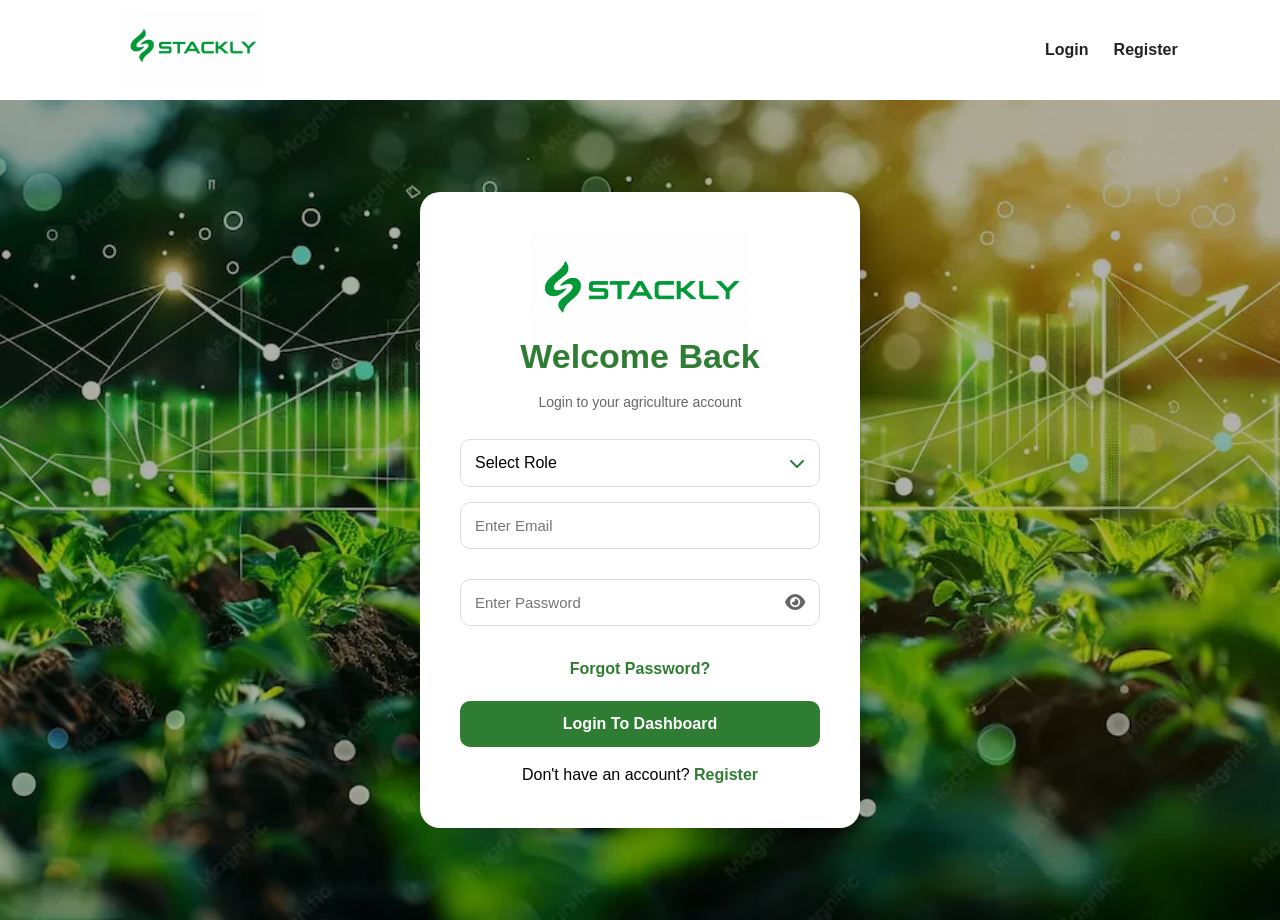
<file: index.html>
<!DOCTYPE html>
<html lang="en">
<head>
<meta charset="UTF-8">
<meta name="viewport" content="width=device-width, initial-scale=1.0">
<title>Agriculture Login</title>

<link rel="stylesheet" href="https://cdnjs.cloudflare.com/ajax/libs/font-awesome/6.5.1/css/all.min.css">
<link rel="stylesheet" href="style.css">
</head>

<body>

<header>
    <nav class="navbar">

        <div class="logo">
            <img src="images/green-logo.webp" alt="Logo">
        </div>

        <ul class="nav-links" id="navLinks">
            <li><a href="index.html">Login</a></li>
            <li><a href="signup.html">Register</a></li>
        </ul>

        <div class="menu-toggle" onclick="toggleNav()">☰</div>

    </nav>
</header>

<div class="auth-container">

    <div class="auth-card">

     <div class="login-header">

    <img src="images/green-logo.webp" alt="Logo">

    <h2>Welcome Back</h2>

    <p>Login to your agriculture account</p>

</div>

<div class="custom-select">

    <div class="select-box" onclick="toggleRoleDropdown()">
        <span id="selectedRole">Select Role</span>
        <i class="fa-solid fa-chevron-down"></i>
    </div>

    <div class="select-options" id="roleOptions">

        <div onclick="selectRole('farmer')">
            Farmer
        </div>

        <div onclick="selectRole('admin')">
            Admin
        </div>

    </div>

</div>

<input type="hidden" id="loginRole">






        <p id="roleError" class="error-msg"></p>

        <input
            type="email"
            id="email"
            placeholder="Enter Email"
        >

        <p id="emailError" class="error-msg"></p>

        <div class="password-box">

            <input
                type="password"
                id="password"
                placeholder="Enter Password"
            >

            <i class="fa-solid fa-eye toggle-icon"
               onclick="togglePassword('password', this)">
            </i>

        </div>

        <p id="passwordError" class="error-msg"></p>
         
        <p class="forgot-link">
    <a href="404.html">Forgot Password?</a>
</p>
        <button class="login-btn" onclick="loginUser()">
            Login To Dashboard
        </button>

        <p>
            Don't have an account?
            <a href="signup.html">Register</a>
        </p>

    </div>

</div>

<script src="script.js"></script>

</body>
</html>
</file>
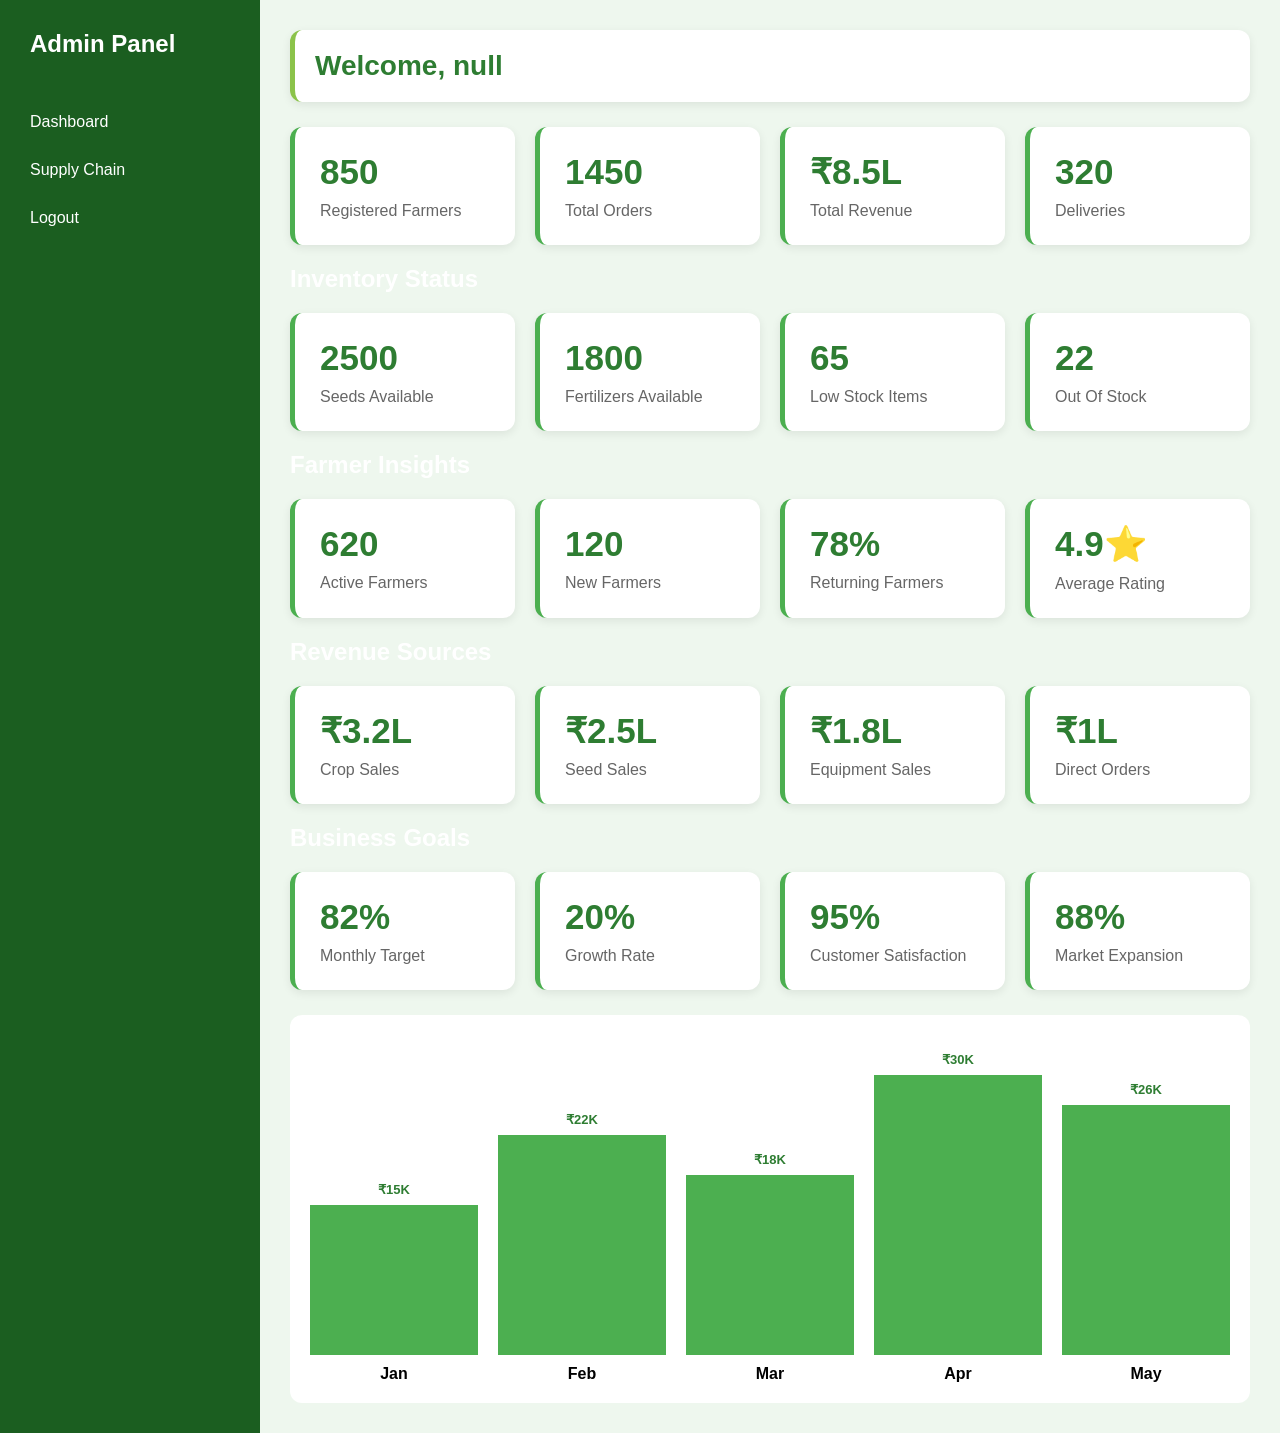
<file: admin-dashboard.html>
<!DOCTYPE html>
<html lang="en">
<head>
<meta charset="UTF-8">
<meta name="viewport" content="width=device-width, initial-scale=1.0">
<title>Admin Dashboard</title>

<link rel="stylesheet" href="style.css">

<style>

.dashboard{
    display:flex;
    min-height:100vh;
}

.sidebar{
    width:260px;
    background:#1b5e20;
    color:white;
    padding:30px;
}

.sidebar h2{
    margin-bottom:40px;
}

.sidebar ul{
    list-style:none;
    padding:0;
}

.sidebar ul li{
    padding:15px 0;
    cursor:pointer;
}

.sidebar ul li:hover{
    color:#c5e1a5;
}

.content{
    flex:1;
    background:#eef7ee;
    padding:30px;
}

.cards{
    display:grid;
    grid-template-columns:repeat(auto-fit,minmax(220px,1fr));
    gap:20px;
}

.card{
    background:white;
    padding:25px;
    border-radius:12px;
}

.card h3{
    color:#2e7d32;
    font-size:35px;
}

.chart-box{
    margin-top:25px;
    background:white;
    padding:20px;
    border-radius:12px;
}

.chart{
    display:flex;
    align-items:flex-end;
    gap:20px;
    height:300px;
    margin-top:20px;
}

.bar{
    width:100%;
    background:#4caf50;
}

.bar-item{
    flex:1;
    display:flex;
    flex-direction:column;
    align-items:center;
}

.bar1{height:150px;}
.bar2{height:220px;}
.bar3{height:180px;}
.bar4{height:280px;}
.bar5{height:250px;}

.mobile-header{
    display:none;
}

.close-btn{
    display:none;
}

@media(max-width:768px){

    .mobile-header{
        display:flex;
        justify-content:flex-start;
        margin-bottom:15px;
    }

    .menu-btn{
        background:#fff;
        color:#2e7d32;
        border:none;
        width:64px;
        height:62px;
        border-radius:10px;
        font-size:28px;
    }

    .sidebar{
        position:fixed;
        top:0;
        left:-260px;
        width:260px;
        height:100%;
        z-index:1000;
        transition:.3s;
    }

    .sidebar.active{
        left:0;
    }

    .close-btn{
        display:block;
        background:none;
        border:none;
        color:white;
        font-size:28px;
        margin-bottom:20px;
        text-align: left;
    }
}

</style>

</head>

<body>

<div class="dashboard">

<div class="sidebar" id="sidebar">

<button class="close-btn" onclick="toggleMenu()">✖</button>

<h2>Admin Panel</h2>

<ul>
<li onclick="window.location.href='admin-dashboard.html'">
Dashboard
</li>

<li onclick="window.location.href='admin-orders.html'">
Supply Chain
</li>

<li onclick="logoutUser()">
Logout
</li>
</ul>

</div>

<div class="content">

<div class="mobile-header">
<button class="menu-btn" onclick="toggleMenu()">☰</button>
</div>

<div class="welcome">
<h2 id="welcomeUser"></h2>
</div>

<div class="cards">

<div class="card">
<h3>850</h3>
<p>Registered Farmers</p>
</div>

<div class="card">
<h3>1450</h3>
<p>Total Orders</p>
</div>

<div class="card">
<h3>₹8.5L</h3>
<p>Total Revenue</p>
</div>

<div class="card">
<h3>320</h3>
<p>Deliveries</p>
</div>

</div>

<h2>Inventory Status</h2>

<div class="cards">

<div class="card">
<h3>2500</h3>
<p>Seeds Available</p>
</div>

<div class="card">
<h3>1800</h3>
<p>Fertilizers Available</p>
</div>

<div class="card">
<h3>65</h3>
<p>Low Stock Items</p>
</div>

<div class="card">
<h3>22</h3>
<p>Out Of Stock</p>
</div>

</div>

<h2>Farmer Insights</h2>

<div class="cards">

<div class="card">
<h3>620</h3>
<p>Active Farmers</p>
</div>

<div class="card">
<h3>120</h3>
<p>New Farmers</p>
</div>

<div class="card">
<h3>78%</h3>
<p>Returning Farmers</p>
</div>

<div class="card">
<h3>4.9⭐</h3>
<p>Average Rating</p>
</div>

</div>

<h2>Revenue Sources</h2>

<div class="cards">

<div class="card">
<h3>₹3.2L</h3>
<p>Crop Sales</p>
</div>

<div class="card">
<h3>₹2.5L</h3>
<p>Seed Sales</p>
</div>

<div class="card">
<h3>₹1.8L</h3>
<p>Equipment Sales</p>
</div>

<div class="card">
<h3>₹1L</h3>
<p>Direct Orders</p>
</div>

</div>

<h2>Business Goals</h2>

<div class="cards">

<div class="card">
<h3>82%</h3>
<p>Monthly Target</p>
</div>

<div class="card">
<h3>20%</h3>
<p>Growth Rate</p>
</div>

<div class="card">
<h3>95%</h3>
<p>Customer Satisfaction</p>
</div>

<div class="card">
<h3>88%</h3>
<p>Market Expansion</p>
</div>

</div>

<div class="chart-box">

<h2>Monthly Revenue</h2>

<div class="chart">

<div class="bar-item">
<small>₹15K</small>
<div class="bar bar1"></div>
<span>Jan</span>
</div>

<div class="bar-item">
<small>₹22K</small>
<div class="bar bar2"></div>
<span>Feb</span>
</div>

<div class="bar-item">
<small>₹18K</small>
<div class="bar bar3"></div>
<span>Mar</span>
</div>

<div class="bar-item">
<small>₹30K</small>
<div class="bar bar4"></div>
<span>Apr</span>
</div>

<div class="bar-item">
<small>₹26K</small>
<div class="bar bar5"></div>
<span>May</span>
</div>

</div>

</div>

</div>

</div>

<script src="script.js"></script>

<script>
document.getElementById("welcomeUser").innerHTML =
"Welcome, " + localStorage.getItem("loggedInEmail");
</script>



</body>
</html>
</file>
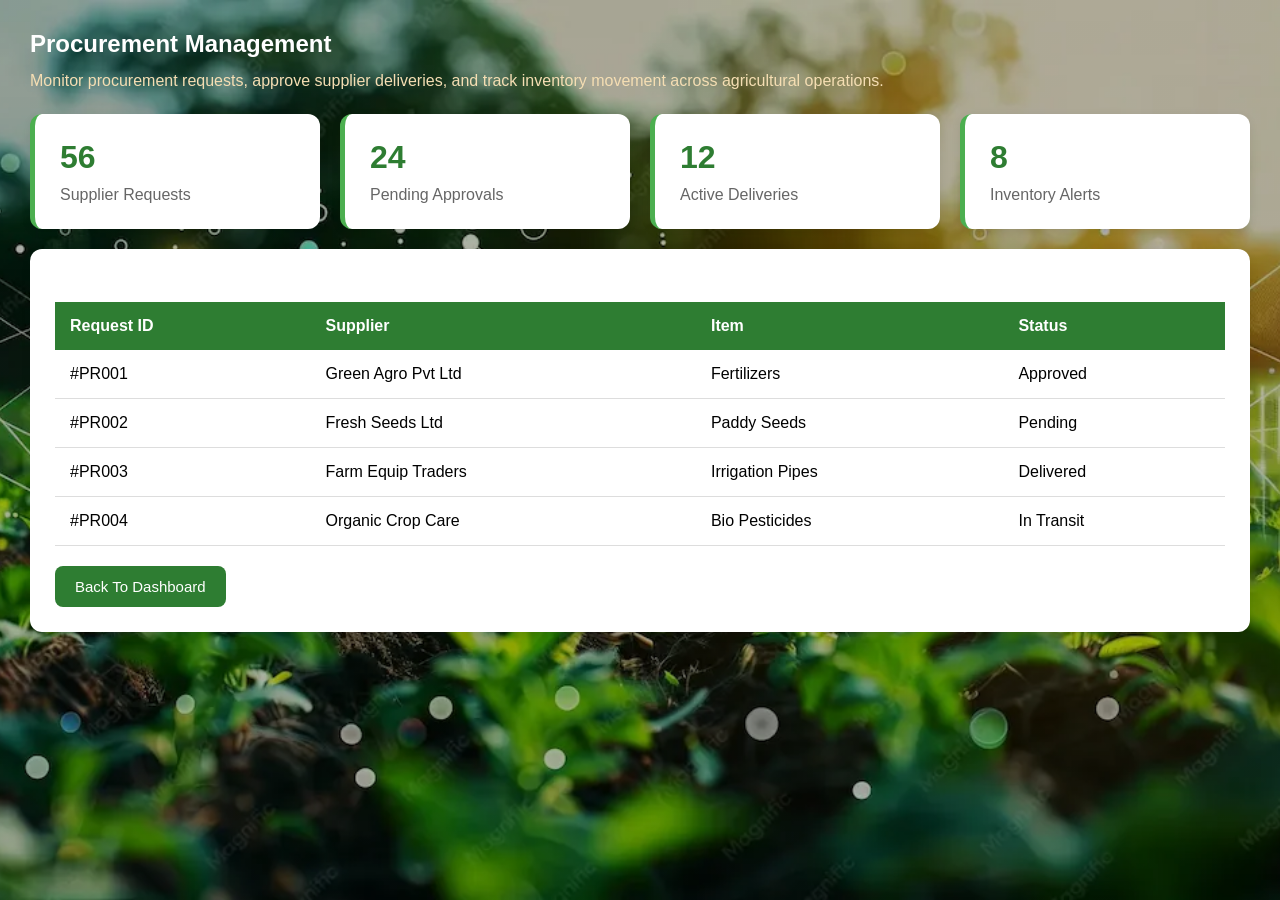
<file: admin-orders.html>
<!DOCTYPE html>
<html lang="en">
<head>
<meta charset="UTF-8">
<meta name="viewport" content="width=device-width, initial-scale=1.0">
<title>Admin Orders</title>

<link rel="stylesheet" href="style.css">
</head>

<body>

<div class="content">

<h2>Procurement Management</h2>
<p class="section-subtitle">
    Monitor procurement requests, approve supplier deliveries,
    and track inventory movement across agricultural operations.
</p>



<div class="cards">
  <div class="card">
        <h3>56</h3>
        <p>Supplier Requests</p>
    </div>

    <div class="card">
        <h3>24</h3>
        <p>Pending Approvals</p>
    </div>

    <div class="card">
        <h3>12</h3>
        <p>Active Deliveries</p>
    </div>

    <div class="card">
        <h3>8</h3>
        <p>Inventory Alerts</p>
    </div>

   
</div>



<div class="orders">

  <h2>Recent Procurement Activities</h2>

    <table>

        <tr>
            <th>Request ID</th>
            <th>Supplier</th>
            <th>Item</th>
            <th>Status</th>
        </tr>

        <tr>
            <td>#PR001</td>
            <td>Green Agro Pvt Ltd</td>
            <td>Fertilizers</td>
            <td>Approved</td>
        </tr>

        <tr>
            <td>#PR002</td>
            <td>Fresh Seeds Ltd</td>
            <td>Paddy Seeds</td>
            <td>Pending</td>
        </tr>

        <tr>
            <td>#PR003</td>
            <td>Farm Equip Traders</td>
            <td>Irrigation Pipes</td>
            <td>Delivered</td>
        </tr>

        <tr>
            <td>#PR004</td>
            <td>Organic Crop Care</td>
            <td>Bio Pesticides</td>
            <td>In Transit</td>
        </tr>

    </table>




<button
class="back-btn"
onclick="window.location.href='admin-dashboard.html'">
Back To Dashboard
</button>

</div>

</div>

</body>
</html>
</file>
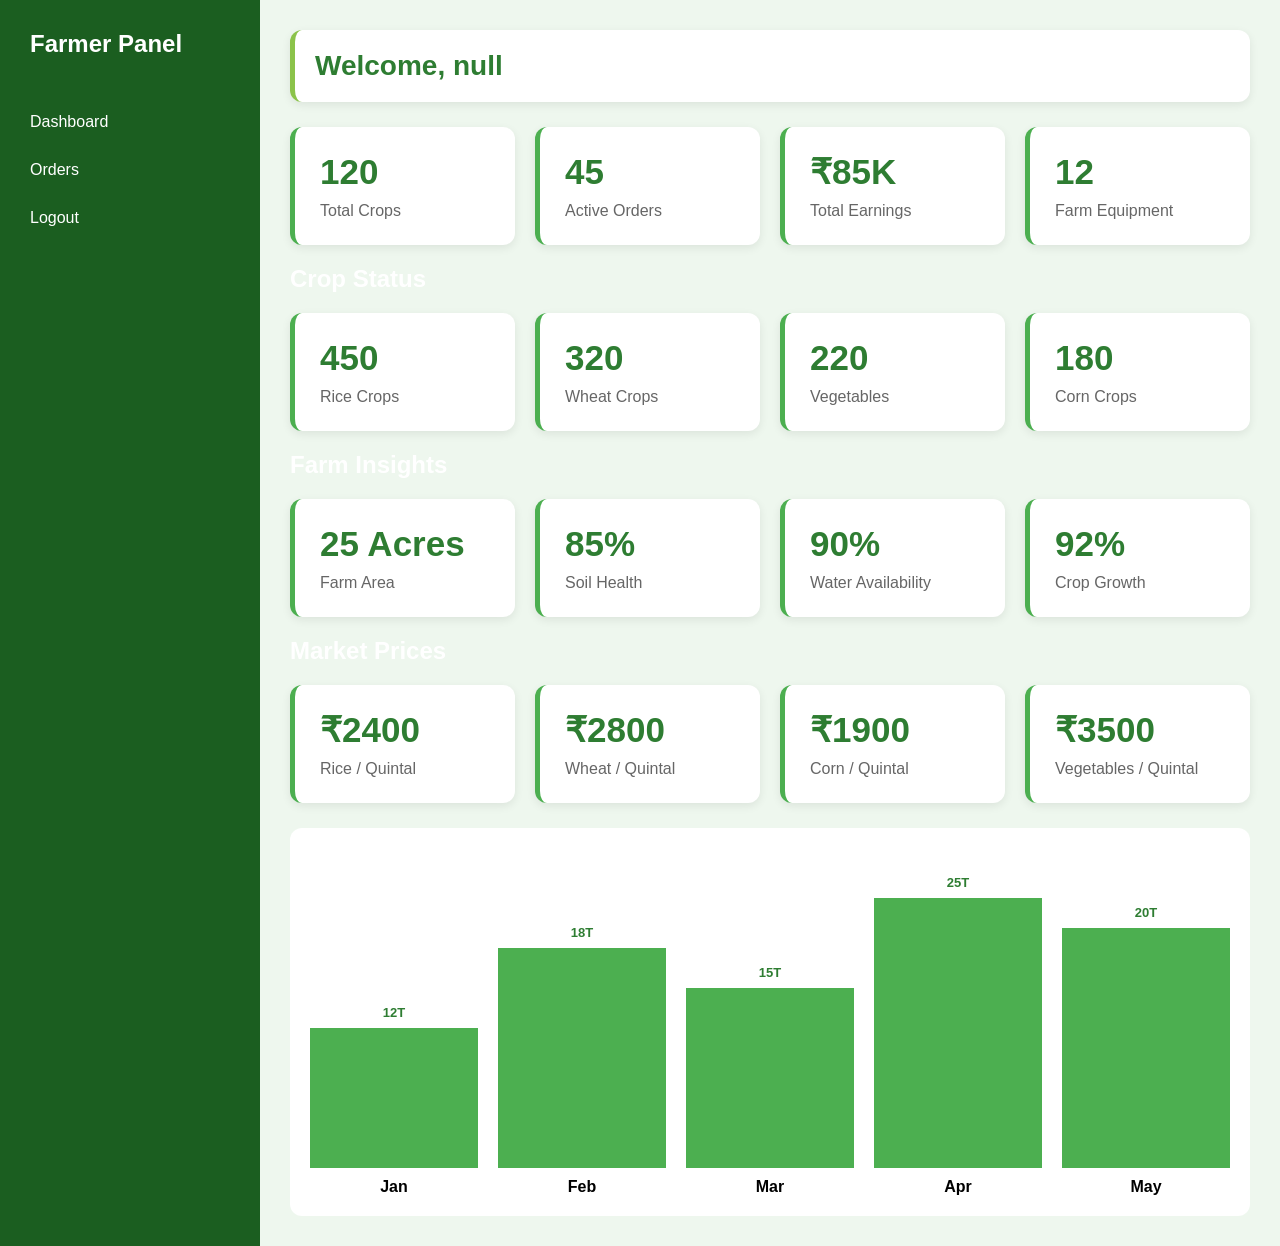
<file: farmer-dashboard.html>
<!DOCTYPE html>
<html lang="en">
<head>
<meta charset="UTF-8">
<meta name="viewport" content="width=device-width, initial-scale=1.0">
<title>Farmer Dashboard</title>

<link rel="stylesheet" href="style.css">

<style>

.dashboard{
    display:flex;
    min-height:100vh;
}

.sidebar{
    width:260px;
    background:#1b5e20;
    color:white;
    padding:30px;
}

.sidebar h2{
    margin-bottom:40px;
}

.sidebar ul{
    list-style:none;
    padding:0;
}

.sidebar ul li{
    padding:15px 0;
    cursor:pointer;
}

.sidebar ul li:hover{
    color:#c5e1a5;
}

.content{
    flex:1;
    background:#eef7ee;
    padding:30px;
}

.cards{
    display:grid;
    grid-template-columns:repeat(auto-fit,minmax(220px,1fr));
    gap:20px;
}

.card{
    background:white;
    padding:25px;
    border-radius:12px;
}

.card h3{
    color:#2e7d32;
    font-size:35px;
}

.mobile-header{
    display:none;
}

.close-btn{
    display:none;
}

.chart-box{
    margin-top:25px;
    background:white;
    padding:20px;
    border-radius:12px;
}

.chart{
    display:flex;
    align-items:flex-end;
    gap:20px;
    height:300px;
    margin-top:20px;
}

.bar{
    width:100%;
    background:#4caf50;
}

.bar-item{
    flex:1;
    display:flex;
    flex-direction:column;
    align-items:center;
}

.bar1{height:140px;}
.bar2{height:220px;}
.bar3{height:180px;}
.bar4{height:270px;}
.bar5{height:240px;}

@media(max-width:768px){

    .mobile-header{
        display:flex;
        justify-content:flex-start;
        margin-bottom:15px;
    }

    .menu-btn{
        background:#fff;
        color:#2e7d32;
        border:none;
        width:64px;
        height:62px;
        border-radius:10px;
        font-size:28px;
        
        
    }

    .sidebar{
        position:fixed;
        top:0;
        left:-260px;
        width:260px;
        height:100%;
        z-index:1000;
        transition:0.3s;
    }

    .sidebar.active{
        left:0;
    }

    .close-btn{
        display:block;
        background:none;
        border:none;
        color:white;
        font-size:28px;
        margin-bottom:20px;
        text-align: left;
    }
}

</style>

</head>

<body>

<div class="dashboard">

<div class="sidebar" id="sidebar">

<button class="close-btn" onclick="toggleMenu()">✖</button>

<h2>Farmer Panel</h2>

<ul>
<li onclick="window.location.href='farmer-dashboard.html'">
Dashboard
</li>

<li onclick="window.location.href='farmer-orders.html'">
Orders
</li>

<li onclick="logoutUser()">
Logout
</li>
</ul>

</div>

<div class="content">

<div class="mobile-header">
<button class="menu-btn" onclick="toggleMenu()">☰</button>
</div>

<div class="welcome">
<h2 id="welcomeUser"></h2>
</div>

<div class="cards">

<div class="card">
<h3>120</h3>
<p>Total Crops</p>
</div>

<div class="card">
<h3>45</h3>
<p>Active Orders</p>
</div>

<div class="card">
<h3>₹85K</h3>
<p>Total Earnings</p>
</div>

<div class="card">
<h3>12</h3>
<p>Farm Equipment</p>
</div>

</div>

<h2>Crop Status</h2>

<div class="cards">

<div class="card">
<h3>450</h3>
<p>Rice Crops</p>
</div>

<div class="card">
<h3>320</h3>
<p>Wheat Crops</p>
</div>

<div class="card">
<h3>220</h3>
<p>Vegetables</p>
</div>

<div class="card">
<h3>180</h3>
<p>Corn Crops</p>
</div>

</div>

<h2>Farm Insights</h2>

<div class="cards">

<div class="card">
<h3>25 Acres</h3>
<p>Farm Area</p>
</div>

<div class="card">
<h3>85%</h3>
<p>Soil Health</p>
</div>

<div class="card">
<h3>90%</h3>
<p>Water Availability</p>
</div>

<div class="card">
<h3>92%</h3>
<p>Crop Growth</p>
</div>

</div>

<h2>Market Prices</h2>

<div class="cards">

<div class="card">
<h3>₹2400</h3>
<p>Rice / Quintal</p>
</div>

<div class="card">
<h3>₹2800</h3>
<p>Wheat / Quintal</p>
</div>

<div class="card">
<h3>₹1900</h3>
<p>Corn / Quintal</p>
</div>

<div class="card">
<h3>₹3500</h3>
<p>Vegetables / Quintal</p>
</div>

</div>

<div class="chart-box">

<h2>Monthly Harvest</h2>

<div class="chart">

<div class="bar-item">
<small>12T</small>
<div class="bar bar1"></div>
<span>Jan</span>
</div>

<div class="bar-item">
<small>18T</small>
<div class="bar bar2"></div>
<span>Feb</span>
</div>

<div class="bar-item">
<small>15T</small>
<div class="bar bar3"></div>
<span>Mar</span>
</div>

<div class="bar-item">
<small>25T</small>
<div class="bar bar4"></div>
<span>Apr</span>
</div>

<div class="bar-item">
<small>20T</small>
<div class="bar bar5"></div>
<span>May</span>
</div>

</div>

</div>

</div>

</div>

<script src="script.js"></script>

<script>
document.getElementById("welcomeUser").innerHTML =
"Welcome, " + localStorage.getItem("loggedInEmail");
</script>


</body>
</html>
</file>
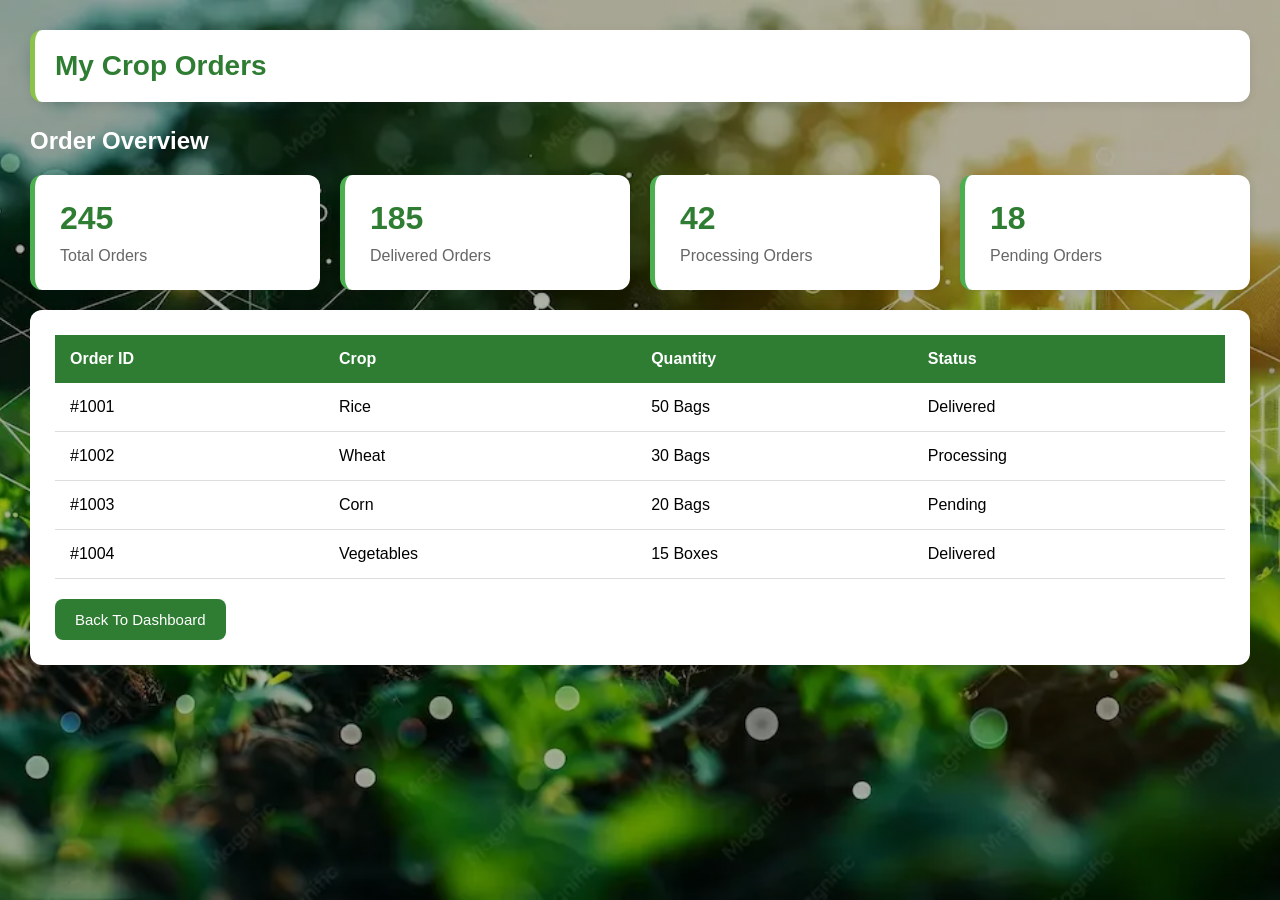
<file: farmer-orders.html>
<!DOCTYPE html>
<html lang="en">
<head>
<meta charset="UTF-8">
<meta name="viewport" content="width=device-width, initial-scale=1.0">
<title>Farmer Orders</title>

<link rel="stylesheet" href="style.css">
</head>

<body>

<div class="content">

<div class="welcome">
<h2>My Crop Orders</h2>
</div>

<h2>Order Overview</h2>

<div class="cards">

    <div class="card">
        <h3>245</h3>
        <p>Total Orders</p>
    </div>

    <div class="card">
        <h3>185</h3>
        <p>Delivered Orders</p>
    </div>

    <div class="card">
        <h3>42</h3>
        <p>Processing Orders</p>
    </div>

    <div class="card">
        <h3>18</h3>
        <p>Pending Orders</p>
    </div>

</div>




<div class="orders">

<table>

<thead>
<tr>
<th>Order ID</th>
<th>Crop</th>
<th>Quantity</th>
<th>Status</th>
</tr>
</thead>

<tbody>

<tr>
<td>#1001</td>
<td>Rice</td>
<td>50 Bags</td>
<td>Delivered</td>
</tr>

<tr>
<td>#1002</td>
<td>Wheat</td>
<td>30 Bags</td>
<td>Processing</td>
</tr>

<tr>
<td>#1003</td>
<td>Corn</td>
<td>20 Bags</td>
<td>Pending</td>
</tr>

<tr>
<td>#1004</td>
<td>Vegetables</td>
<td>15 Boxes</td>
<td>Delivered</td>
</tr>

</tbody>

</table>

<button
class="back-btn"
onclick="window.location.href='farmer-dashboard.html'">
Back To Dashboard
</button>

</div>

</div>

</body>
</html>
</file>
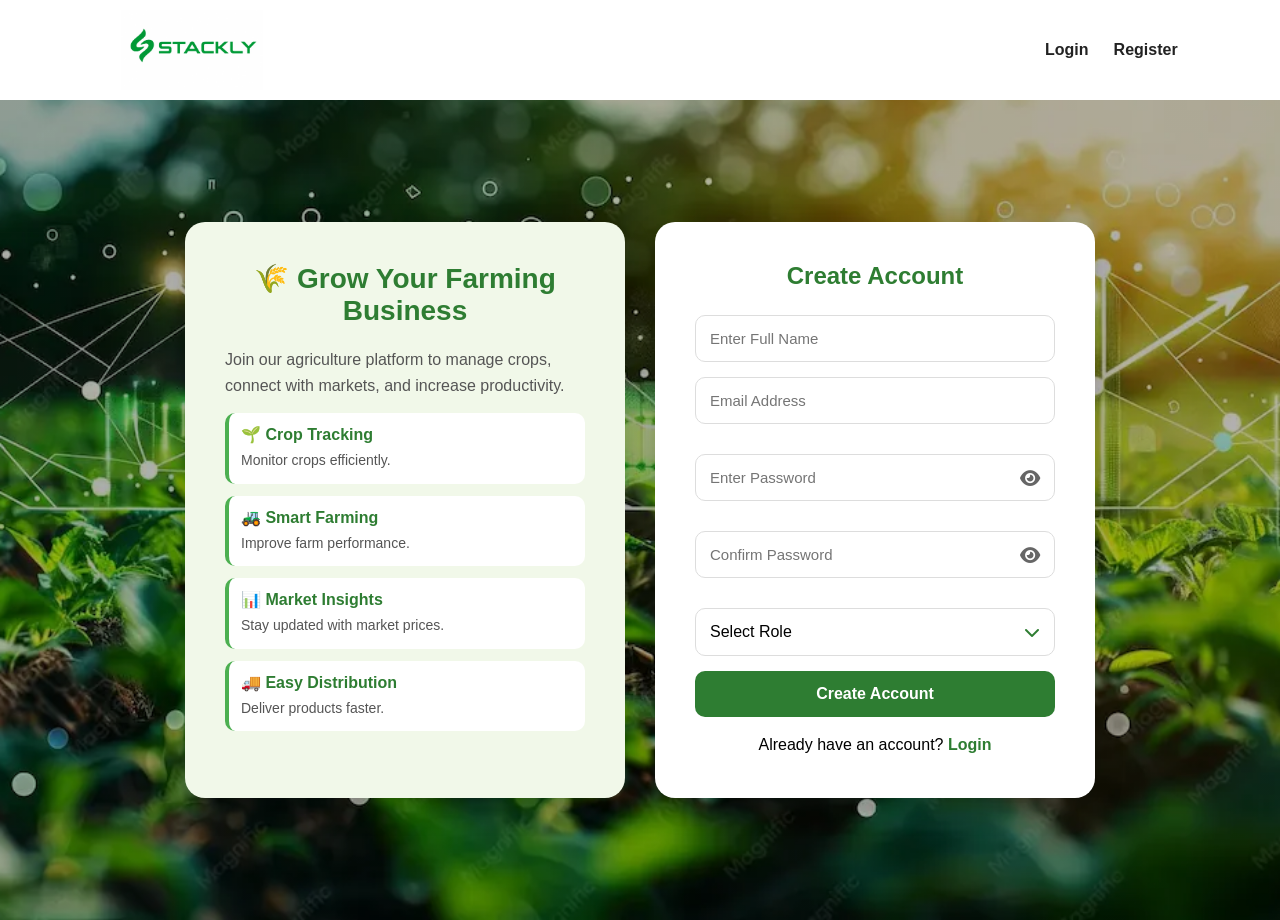
<file: signup.html>
<!DOCTYPE html>
<html lang="en">
<head>
<meta charset="UTF-8">
<meta name="viewport" content="width=device-width, initial-scale=1.0">
<title>Agriculture Register</title>

<link rel="stylesheet" href="https://cdnjs.cloudflare.com/ajax/libs/font-awesome/6.5.1/css/all.min.css">
<link rel="stylesheet" href="style.css">
</head>

<body>

<header>
    <nav class="navbar">

        <div class="logo">
            <img src="images/green-logo.webp" alt="Logo">
        </div>

        <ul class="nav-links" id="navLinks">
            <li><a href="index.html">Login</a></li>
            <li><a href="signup.html">Register</a></li>
        </ul>

        <div class="menu-toggle" onclick="toggleNav()">☰</div>

    </nav>
</header>

<div class="auth-container">

    <div class="signup-container">

        <div class="fashion-info-card">

            <h1>🌾 Grow Your Farming Business</h1>

            <p>
                Join our agriculture platform to manage crops,
                connect with markets, and increase productivity.
            </p>

            <div class="info-item">
                <h3>🌱 Crop Tracking</h3>
                <p>Monitor crops efficiently.</p>
            </div>

            <div class="info-item">
                <h3>🚜 Smart Farming</h3>
                <p>Improve farm performance.</p>
            </div>

            <div class="info-item">
                <h3>📊 Market Insights</h3>
                <p>Stay updated with market prices.</p>
            </div>

            <div class="info-item">
                <h3>🚚 Easy Distribution</h3>
                <p>Deliver products faster.</p>
            </div>

        </div>

        <div class="auth-card">

            <h2>Create Account</h2>

            <input
                type="text"
                id="name"
                placeholder="Enter Full Name"
                oninput="this.value=this.value.replace(/[^a-zA-Z ]/g,'')"
            >

            <input
                type="email"
                id="signupEmail"
                placeholder="Email Address"
            >

            <p id="emailError" class="error-msg"></p>

            <div class="password-box">

                <input
                    type="password"
                    id="signupPassword"
                    placeholder="Enter Password"
                >

                <i class="fa-solid fa-eye toggle-icon"
                   onclick="togglePassword('signupPassword', this)">
                </i>

            </div>

            <p id="passwordError" class="error-msg"></p>

            <div class="password-box">

                <input
                    type="password"
                    id="confirmPassword"
                    placeholder="Confirm Password"
                >

                <i class="fa-solid fa-eye toggle-icon"
                   onclick="togglePassword('confirmPassword', this)">
                </i>

            </div>

            <p id="confirmPasswordError" class="error-msg"></p>

        <div class="custom-select">

    <div class="select-box" onclick="toggleSignupRoleDropdown()">
        <span id="selectedSignupRole">Select Role</span>
        <i class="fa-solid fa-chevron-down"></i>
    </div>

    <div class="select-options" id="signupRoleOptions">

        <div onclick="selectSignupRole('farmer')">
            Farmer
        </div>

        <div onclick="selectSignupRole('admin')">
            Admin
        </div>

    </div>

</div>

<input type="hidden" id="signupRole">



            <button class="register-btn" onclick="registerUser()">
                Create Account
            </button>

            <p>
                Already have an account?
                <a href="index.html">Login</a>
            </p>

        </div>

    </div>

</div>

<script src="script.js"></script>

</body>
</html>
</file>
<file: style.css>
*{
    margin:0;
    padding:0;
    box-sizing:border-box;
    font-family:'Poppins',sans-serif;
}



body{
    margin:0;
    min-height:100vh;

    background:
    linear-gradient(
        rgba(0,0,0,0.3),
        rgba(0,0,0,0.3)
    ),
    url('images/agrimg\ \(1\).webp');

    background-size:cover;
    background-position:center;
    background-repeat:no-repeat;
}   


/* Navbar */
.navbar{
    background:#fff;
    display:flex;
    justify-content:space-between;
    align-items:center;
    padding:10px 8%;
}

.logo img{
    width:180px;
    height:80px;
    object-fit:contain;
    display:block;
}

@media(max-width:768px){

    .logo img{
        width:140px;
        height:40px;
        object-fit:contain;
    }

}
/* Mobile */

.menu-toggle{
    display:none;
    font-size:30px;
    cursor:pointer;
    color:#2e7d32;
}

.nav-links{
    display:flex;
    gap:25px;
    list-style:none;
    
}

.nav-links a{
    text-decoration:none;
    color:#222;
    font-weight:600;
}

ul.nav-links,
ul.nav-links li{
    list-style:none !important;
}

@media(max-width:768px){

    .navbar{
        display:flex;
        justify-content:space-between;
        align-items:center;
        padding:15px 20px;
    }

    .logo img{
        width:100px;
        height:auto;
    }

    .menu-toggle{
        display:block;
        color:#2e7d32;
    }

    .nav-links{
        position:fixed;
        top:70px;
        left:-100%;
        width:55%;
        height:100vh;
        background:#fff;
        display:flex;
        flex-direction:column;
        text-align: left;
        gap:30px;
        padding-top:40px;
        transition:0.3s ease;
        z-index:999;
        margin:0;
        padding-left:20px;
    }

    .nav-links.active{
        left:0;
    }

    .nav-links a{
        color:#222;
        font-size:22px;
        font-weight:600;
    }
}

.auth-container{
    min-height:calc(100vh - 80px);
    display:flex;
    justify-content:center;
    align-items:center;
    flex-direction:column;
    padding:20px;
}

.auth-card{
    width:100%;
    max-width:440px;
    background:#fff;
    padding:40px;
    border-radius:20px;
    box-shadow:0 10px 30px rgba(0,0,0,.15);
    
}


@media(max-width:768px){

  
    .auth-card{
        width:100%;
        max-width:100%;
        padding:25px 20px;
        overflow: visible;
    }

    #loginRole{
        width:100%;
        max-width:100%;  
        box-sizing:border-box;
        
    }

}


.auth-card h2{
    text-align:center;
    margin-bottom:25px;
    color:#2e7d32;
}

.auth-card input,
.auth-card select{
    width:100%;
    padding:14px;
    margin-bottom:15px;
    border:1px solid #ddd;
    border-radius:10px;
    font-size:15px;
}

.auth-card button{
    width:100%;
    padding:14px;
    border:none;
    border-radius:10px;
    background:#2e7d32;
    color:#fff;
    cursor:pointer;
    font-size:16px;
    font-weight:600;
}

.auth-card button:hover{
    background:#1b5e20;
}


/* Password Box */

.password-box{
    position:relative;
    margin-bottom:15px;
}

.password-box input{
    width:100%;
    padding:14px;
    padding-right:50px;
}

.toggle-icon{
    position:absolute;
    right:15px;
    top:40%;
    transform:translateY(-50%);
    cursor:pointer;
    color:#666;
    font-size:18px;
}

/* Signup Layout */

.signup-container{
    display:flex;
    justify-content:center;
    align-items:stretch;
    gap:30px;
    width:100%;
    max-width:1000px;
}

/* Left Agriculture Card */

.fashion-info-card{
    width:100%;
    max-width:440px;
    background:#f1f8e9;
    padding:40px;
    border-radius:20px;
    box-shadow:0 10px 30px rgba(0,0,0,.15);
    color:#2e7d32;
}

.fashion-info-card h1{
    font-size:28px;
    text-align:center;
    margin-bottom:20px;
}

.fashion-info-card p{
    color:#555;
    line-height:1.6;
    margin-bottom:15px;
}

.info-item{
    background:#ffffff;
    padding:12px;
    border-radius:10px;
    margin-bottom:12px;
    border-left:4px solid #4caf50;
}

.info-item h3{
    color:#2e7d32;
    margin-bottom:5px;
    font-size:16px;
}

.info-item p{
    font-size:14px;
    margin:0;
}

/* Right Card */

.auth-card{
    width:100%;
    max-width:440px;
}

/* Product Cards */

.product-grid{
    display:grid;
    grid-template-columns:repeat(auto-fit,minmax(220px,1fr));
    gap:20px;
    margin:20px 0 40px;
}

.product-card{
    background:#fff;
    border-radius:15px;
    overflow:hidden;
    transition:.3s;
    cursor:pointer;
    box-shadow:0 5px 15px rgba(0,0,0,.08);
}

.product-card:hover{
    transform:translateY(-10px);
    box-shadow:0 15px 30px rgba(0,0,0,.15);
}

.product-card img{
    width:100%;
    height:250px;
    object-fit:cover;
}

.product-card h3{
    padding:15px;
    color:#2e7d32;
}

/* Dashboard Cards */

.card{
    background:white;
    padding:25px;
    border-radius:12px;
    transition:.35s ease;
    cursor:pointer;
    border-left:5px solid #4caf50;
}

.card:hover{
    transform:translateY(-5px);
    box-shadow:0 10px 20px rgba(0,0,0,.1);
}

.card h3{
    color:#2e7d32;
}

/* Welcome Section */

.welcome{
    background:#fff;
    padding:20px;
    border-radius:12px;
    margin-bottom:25px;
    box-shadow:0 3px 10px rgba(0,0,0,.08);
    border-left:5px solid #8bc34a;
}

.welcome h2{
    color:#2e7d32;
    margin:0;
}



/* Orders Page */

.content{
    padding:30px;
}

.orders{
    background:#fff;
    padding:25px;
    border-radius:12px;
    box-shadow:0 3px 10px rgba(0,0,0,.08);
}

/* Tables */

table{
    width:100%;
    border-collapse:collapse;
}

table th{
    background:#2e7d32;
    color:#fff;
    padding:15px;
    text-align:left;
}

table td{
    padding:15px;
    border-bottom:1px solid #ddd;
}

table tr:hover{
    background:#f1f8e9;
}

/* Buttons */

button{
    background:#2e7d32;
    color:white;
    border:none;
    padding:12px 20px;
    border-radius:8px;
    cursor:pointer;
    font-size:15px;
    transition:.3s;
}

button:hover{
    background:#1b5e20;
    transform:translateY(-3px);
}

/* Back Button */

.back-btn{
    margin-top:20px;
    background:#2e7d32;
    color:white;
    border:none;
    padding:12px 20px;
    border-radius:8px;
    cursor:pointer;
    width:auto !important;
    display:inline-block;
}

.back-btn:hover{
    background:#1b5e20;
}

/* Sidebar */

.sidebar{
    background:#1b5e20;
    color:white;
}

.sidebar ul{
    list-style:none;
    padding:0;
}

.sidebar ul li{
    padding:15px 0;
    cursor:pointer;
    transition:.3s;
}

.sidebar ul li:hover{
    color:#c5e1a5;
}

/* Charts */

.chart-box{
    margin-top:25px;
    background:white;
    padding:20px;
    border-radius:12px;
}

.chart{
    display:flex;
    align-items:flex-end;
    gap:20px;
    height:300px;
    margin-top:20px;
}

.bar{
    width:100%;
    background:#4caf50;
}

.bar-item{
    flex:1;
    display:flex;
    flex-direction:column;
    align-items:center;
    justify-content:flex-end;
    text-align:center;
}

.bar-item small{
    margin-bottom:8px;
    font-size:13px;
    font-weight:600;
    color:#2e7d32;
}

.bar-item span{
    margin-top:10px;
    font-weight:600;
}

/* Error Messages */

.error-msg{
    color:red;
    font-size:13px;
    margin-top:-10px;
    margin-bottom:10px;
    text-align:left;
}

/* Mobile Responsive */

@media(max-width:768px){

    .signup-container{
        flex-direction:column;
        align-items:center;
    }

    .fashion-info-card,
    .auth-card{
        width:100%;
        max-width:440px;
    }

    .content{
        padding:15px;
    }

    .orders{
        overflow-x:auto;
    }

    table{
        min-width:600px;
    }

    button{
        width:100%;
    }

    .back-btn{
        width:auto !important;
    }

    .product-grid{
        grid-template-columns:1fr;
    }

    .card{
        width:100%;
    }

    .left-panel{
        display:none;
    }
}

#loginRole{
    width:100%;
    max-width:100%;
    padding:14px;
    margin-bottom:15px;
    border:1px solid #ddd;
    border-radius:10px;
    font-size:15px;
    box-sizing:border-box;
}

.auth-card p{
    text-align:center;
    margin-top:15px;
    line-height:1.6;
}

.auth-card p a{
    text-decoration:none;
    font-weight:600;
    color:#2e7d32;
}

.auth-card p a:hover{
    text-decoration:underline;
}



.login-header{
    text-align:center;
    margin-bottom:25px;
}

.login-header img{
    width:220px;
    margin-bottom:15px;
      margin-bottom:-23px;
}

.login-header h2{
    color:#2e7d32;
    font-size:34px;
    margin-bottom:8px;
}

.login-header p{
    color:#666;
    font-size:14px;
}




.cards{
    display:grid;
    grid-template-columns:repeat(auto-fit,minmax(220px,1fr));
    gap:20px;
    margin:20px 0;
}

.card{
    background:white;
    padding:25px;
    border-radius:12px;
    box-shadow:0 3px 10px rgba(0,0,0,0.08);
    transition:0.3s;
}

.card:hover{
    transform:translateY(-5px);
}

.card h3{
    color:#2e7d32;
    font-size:32px;
    margin-bottom:10px;
}

.card p{
    color:#666;
}

.section-subtitle{
    color:wheat;
    margin-top:10px;
    margin-bottom:20px;
    line-height:1.6;
}


h2{
    color:#fff;
}


.forgot-link{
    text-align:right;
    margin:10px 0 20px;
}

.forgot-link a{
    color:#2e7d32;
    text-decoration:none;
    font-weight:600;
}

.forgot-link a:hover{
    text-decoration:underline;
}





.custom-select{
    position:relative;
    margin-bottom:15px;
}

.select-box{
    width:100%;
    padding:14px;
    border:1px solid #ddd;
    border-radius:10px;
    background:#fff;
    cursor:pointer;

    display:flex;
    justify-content:space-between;
    align-items:center;
}

.select-box i{
    color:#2e7d32;
}

.select-options{
    display:none;

    position:absolute;
    top:100%;
    left:0;
    right:0;

    background:#fff;
    border:1px solid #ddd;
    border-radius:10px;

    margin-top:5px;

    overflow:hidden;

    box-shadow:0 5px 15px rgba(0,0,0,0.1);

    z-index:999;
}

.select-options div{
    padding:14px;
    cursor:pointer;
}

.select-options div:hover{
    background:#f1f8e9;
}


.welcome h2{
    color:#2e7d32;
    margin:0;

    word-break: break-word;
    overflow-wrap: break-word;
    white-space: normal;

    font-size:28px;
}

@media(max-width:768px){

    .welcome{
        padding:15px;
    }

    .welcome h2{
        font-size:20px;
        line-height:1.4;
    }

}

@media(max-width:768px){

    .cards{
        display:grid;
        grid-template-columns:1fr;
        gap:15px;
    }

    .card{
        width:100%;
        padding:20px;
    }

}
</file>
